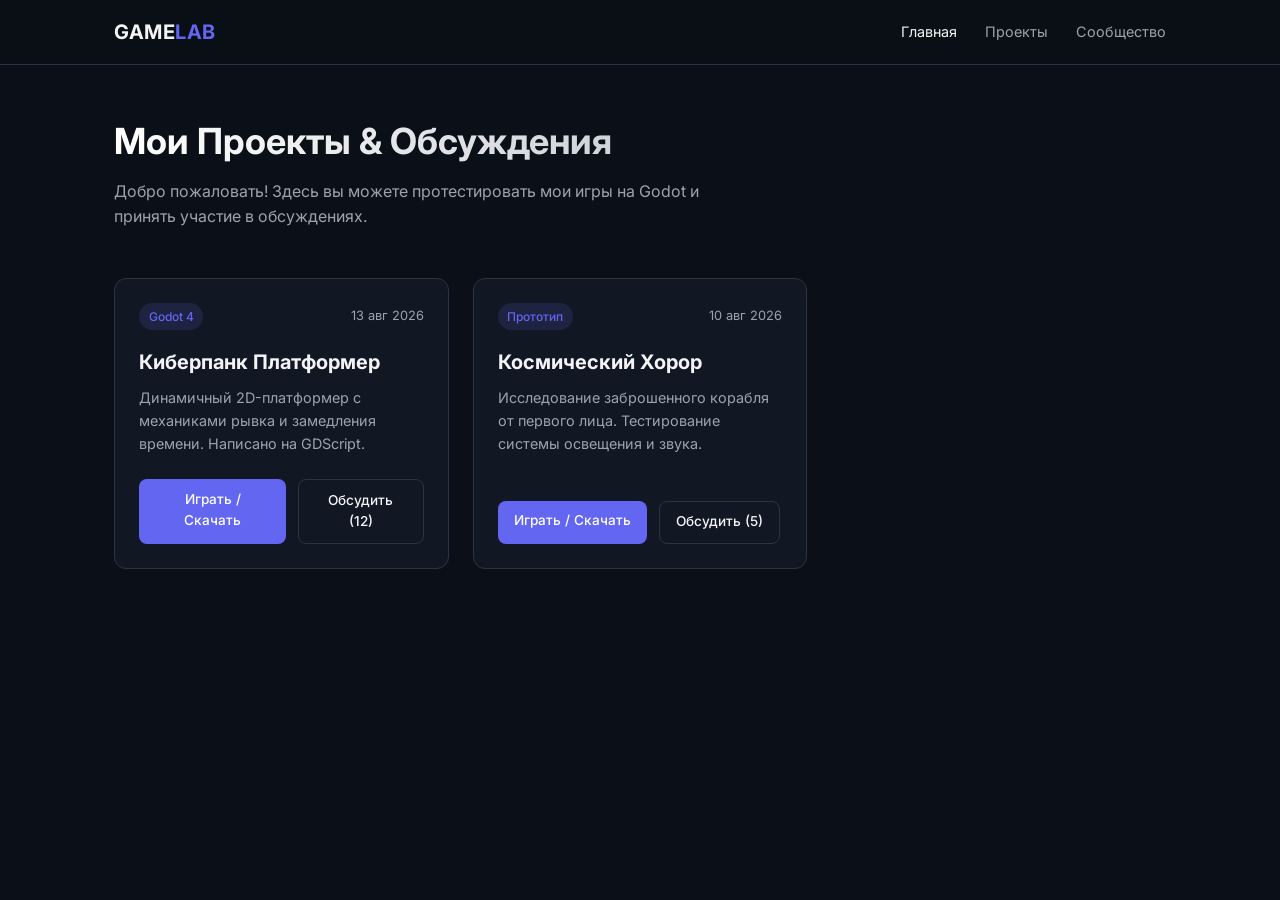
<file: index.html>
<!DOCTYPE html>
<html lang="ru">
<head>
    <meta charset="UTF-8">
    <meta name="viewport" content="width=device-width, initial-scale=1.0">
    <title>Игровой Форум & Каталог</title>
    <link rel="stylesheet" href="style.css">
    <link rel="preconnect" href="https://fonts.googleapis.com">
    <link rel="preconnect" href="https://fonts.gstatic.com" crossorigin>
    <link href="https://fonts.googleapis.com/css2?family=Inter:wght@400;500;700&display=swap" rel="stylesheet">
</head>
<body>

    <header class="navbar">
        <div class="nav-container">
            <div class="logo">GAME<span>LAB</span></div>
            <nav class="nav-links">
                <a href="#" class="active">Главная</a>
                <a href="#">Проекты</a>
                <a href="#">Сообщество</a>
            </nav>
        </div>
    </header>

    <main class="main-container">
        <section class="hero">
            <h1>Мои Проекты & Обсуждения</h1>
            <p>Добро пожаловать! Здесь вы можете протестировать мои игры на Godot и принять участие в обсуждениях.</p>
        </section>

        <section class="cards-grid">
            <!-- Карточка 1 -->
            <article class="card">
                <div class="card-header">
                    <span class="tag godot">Godot 4</span>
                    <span class="date">13 авг 2026</span>
                </div>
                <h2>Киберпанк Платформер</h2>
                <p>Динамичный 2D-платформер с механиками рывка и замедления времени. Написано на GDScript.</p>
                <div class="card-footer">
                    <a href="topic.html?id=1" class="btn btn-primary">Играть / Скачать</a>
                    <a href="topic.html?id=1#comments" class="btn btn-secondary">Обсудить (12)</a>
                </div>
            </article>

            <!-- Карточка 2 -->
            <article class="card">
                <div class="card-header">
                    <span class="tag prototype">Прототип</span>
                    <span class="date">10 авг 2026</span>
                </div>
                <h2>Космический Хорор</h2>
                <p>Исследование заброшенного корабля от первого лица. Тестирование системы освещения и звука.</p>
                <div class="card-footer">
                    <a href="topic.html?id=2" class="btn btn-primary">Играть / Скачать</a>
                    <a href="topic.html?id=2#comments" class="btn btn-secondary">Обсудить (5)</a>
                </div>
            </article>
        </section>
    </main>

</body>
</html>
</file>
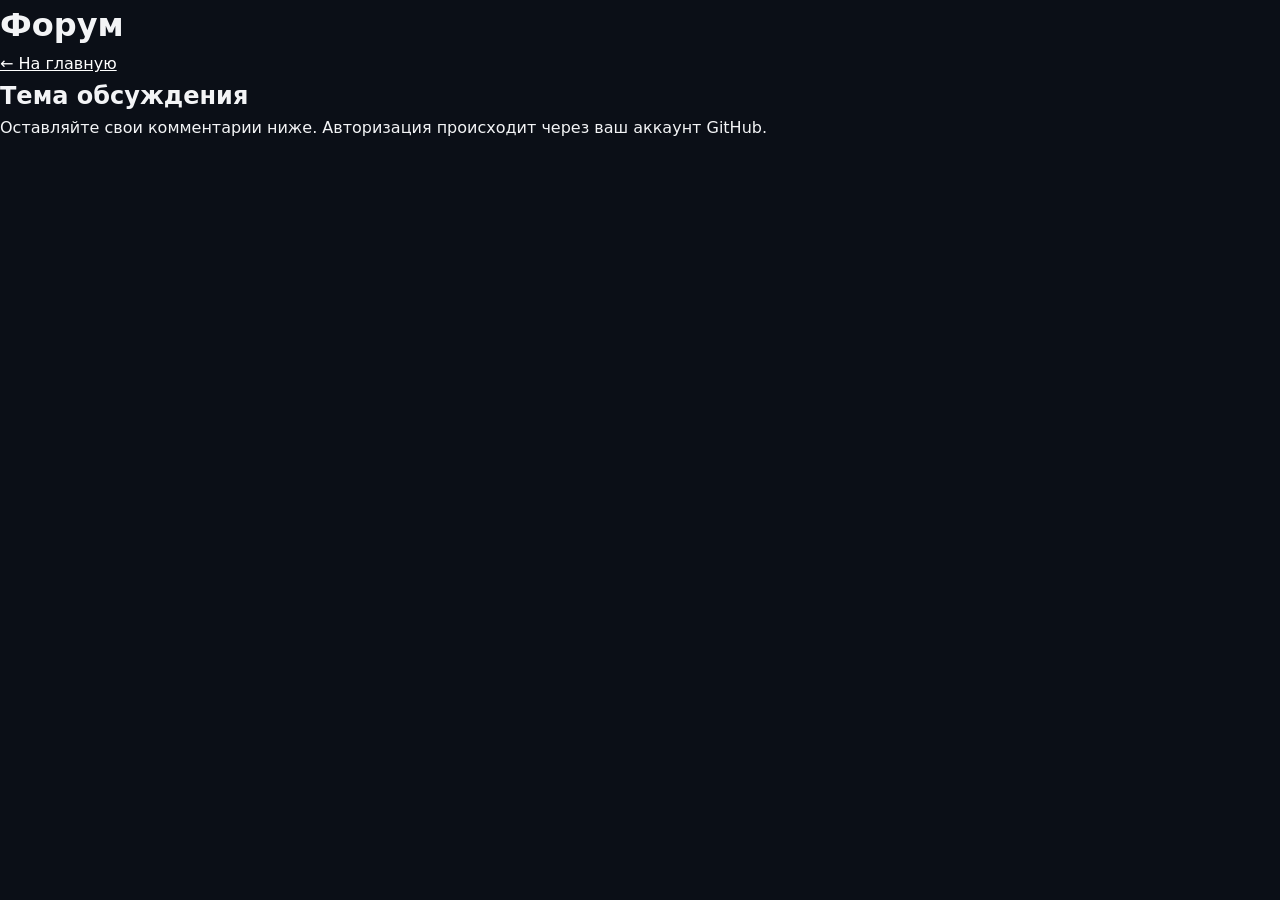
<file: topic.html>
<!DOCTYPE html>
<html lang="ru">
<head>
    <meta charset="UTF-8">
    <meta name="viewport" content="width=device-width, initial-scale=1.0">
    <title>Обсуждение темы</title>
    <link rel="stylesheet" href="style.css">
</head>
<body>
    <header>
        <h1>Форум</h1>
        <a href="index.html" style="color: #fff;">← На главную</a>
    </header>

    <main class="container">
        <article class="topic-card">
            <h2>Тема обсуждения</h2>
            <p>Оставляйте свои комментарии ниже. Авторизация происходит через ваш аккаунт GitHub.</p>
        </article>

        <!-- Блок комментариев Giscus -->
        <div class="comments-section">
            <script src="https://giscus.app/client.js"
                    data-repo="ТВОЙ_GITHUB_USERNAME/ТВОЙ_РЕПОЗИТОРИЙ"
                    data-repo-id="ТВОЙ_REPO_ID"
                    data-category="Announcements"
                    data-category-id="ТВОЙ_CATEGORY_ID"
                    data-mapping="pathname"
                    data-strict="0"
                    data-reactions-enabled="1"
                    data-emit-metadata="0"
                    data-input-position="bottom"
                    data-theme="light"
                    data-lang="ru"
                    crossorigin="anonymous"
                    async>
            </script>
        </div>
    </main>
</body>
</html>
</file>
<file: style.css>
:root {
    --bg-color: #0b0f17;
    --card-bg: rgba(22, 29, 41, 0.7);
    --border-color: #2a3447;
    --text-primary: #f3f4f6;
    --text-secondary: #9ca3af;
    --accent-color: #6366f1;
    --accent-hover: #4f46e5;
    --tag-bg: rgba(99, 102, 241, 0.15);
}

* {
    margin: 0;
    padding: 0;
    box-sizing: border-box;
}

body {
    background-color: var(--bg-color);
    color: var(--text-primary);
    font-family: 'Inter', system-ui, -apple-system, sans-serif;
    line-height: 1.6;
    min-height: 100vh;
}

/* Навигация */
.navbar {
    background: rgba(11, 15, 23, 0.8);
    backdrop-filter: blur(12px);
    border-bottom: 1px solid var(--border-color);
    position: sticky;
    top: 0;
    z-index: 100;
}

.nav-container {
    max-width: 1100px;
    margin: 0 auto;
    padding: 1rem 1.5rem;
    display: flex;
    justify-content: space-between;
    align-items: center;
}

.logo {
    font-size: 1.25rem;
    font-weight: 700;
    letter-spacing: 0.5px;
}

.logo span {
    color: var(--accent-color);
}

.nav-links a {
    color: var(--text-secondary);
    text-decoration: none;
    margin-left: 1.5rem;
    font-size: 0.9rem;
    transition: color 0.2s;
}

.nav-links a:hover, .nav-links a.active {
    color: var(--text-primary);
}

/* Контейнер */
.main-container {
    max-width: 1100px;
    margin: 0 auto;
    padding: 3rem 1.5rem;
}

.hero {
    margin-bottom: 3rem;
}

.hero h1 {
    font-size: 2.25rem;
    font-weight: 700;
    margin-bottom: 0.5rem;
    background: linear-gradient(90deg, #fff, var(--text-secondary));
    -webkit-background-clip: text;
    -webkit-text-fill-color: transparent;
}

.hero p {
    color: var(--text-secondary);
    max-width: 600px;
}

/* Сетка карточек */
.cards-grid {
    display: grid;
    grid-template-columns: repeat(auto-fill, minmax(320px, 1fr));
    gap: 1.5rem;
}

.card {
    background: var(--card-bg);
    border: 1px solid var(--border-color);
    border-radius: 12px;
    padding: 1.5rem;
    display: flex;
    flex-direction: column;
    justify-content: space-between;
    transition: transform 0.2s, border-color 0.2s;
}

.card:hover {
    transform: translateY(-4px);
    border-color: var(--accent-color);
}

.card-header {
    display: flex;
    justify-content: space-between;
    align-items: center;
    margin-bottom: 1rem;
}

.tag {
    font-size: 0.75rem;
    padding: 0.25rem 0.6rem;
    border-radius: 20px;
    font-weight: 500;
    background: var(--tag-bg);
    color: var(--accent-color);
}

.date {
    font-size: 0.8rem;
    color: var(--text-secondary);
}

.card h2 {
    font-size: 1.25rem;
    margin-bottom: 0.5rem;
}

.card p {
    color: var(--text-secondary);
    font-size: 0.9rem;
    margin-bottom: 1.5rem;
    flex-grow: 1;
}

/* Кнопки */
.card-footer {
    display: flex;
    gap: 0.75rem;
}

.btn {
    text-decoration: none;
    font-size: 0.85rem;
    font-weight: 500;
    padding: 0.6rem 1rem;
    border-radius: 8px;
    transition: background-color 0.2s;
    text-align: center;
}

.btn-primary {
    background-color: var(--accent-color);
    color: #ffffff;
}

.btn-primary:hover {
    background-color: var(--accent-hover);
}

.btn-secondary {
    background-color: transparent;
    color: var(--text-primary);
    border: 1px solid var(--border-color);
}

.btn-secondary:hover {
    background-color: rgba(255, 255, 255, 0.05);
}
</file>
